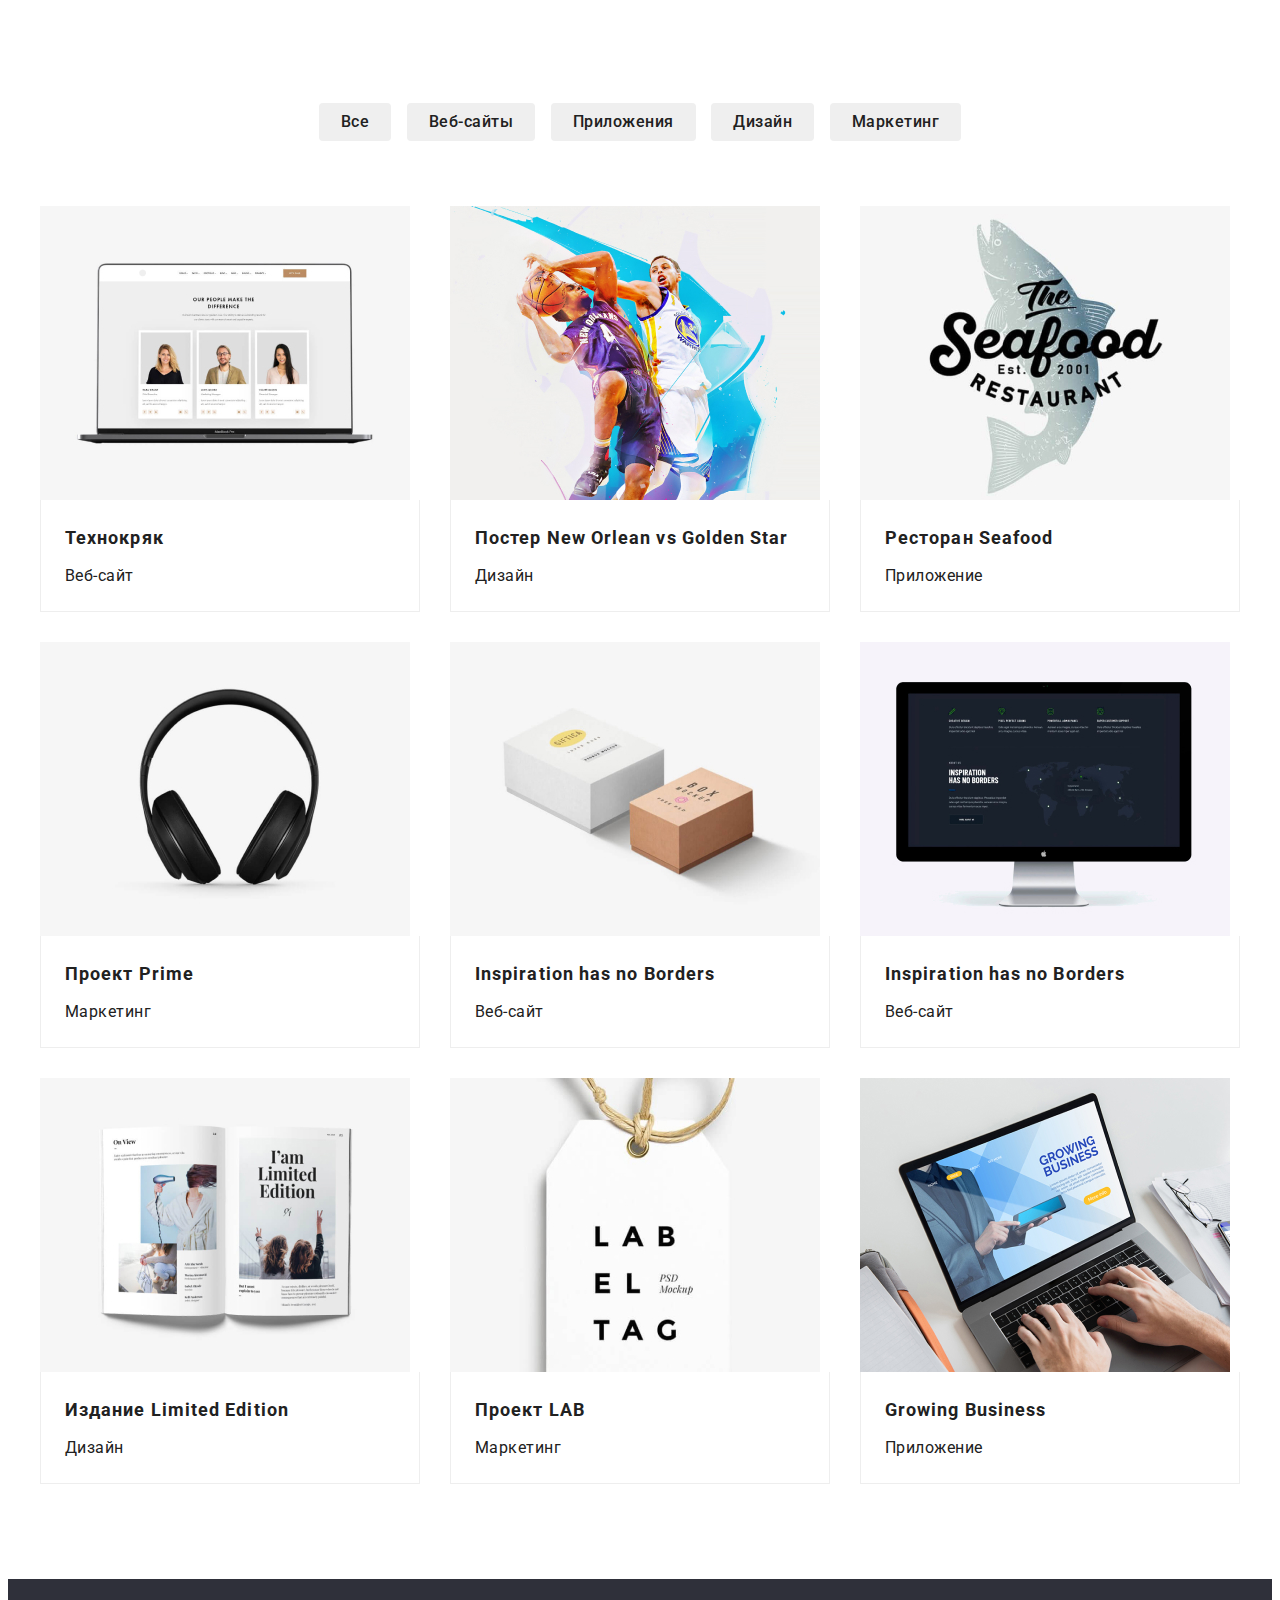
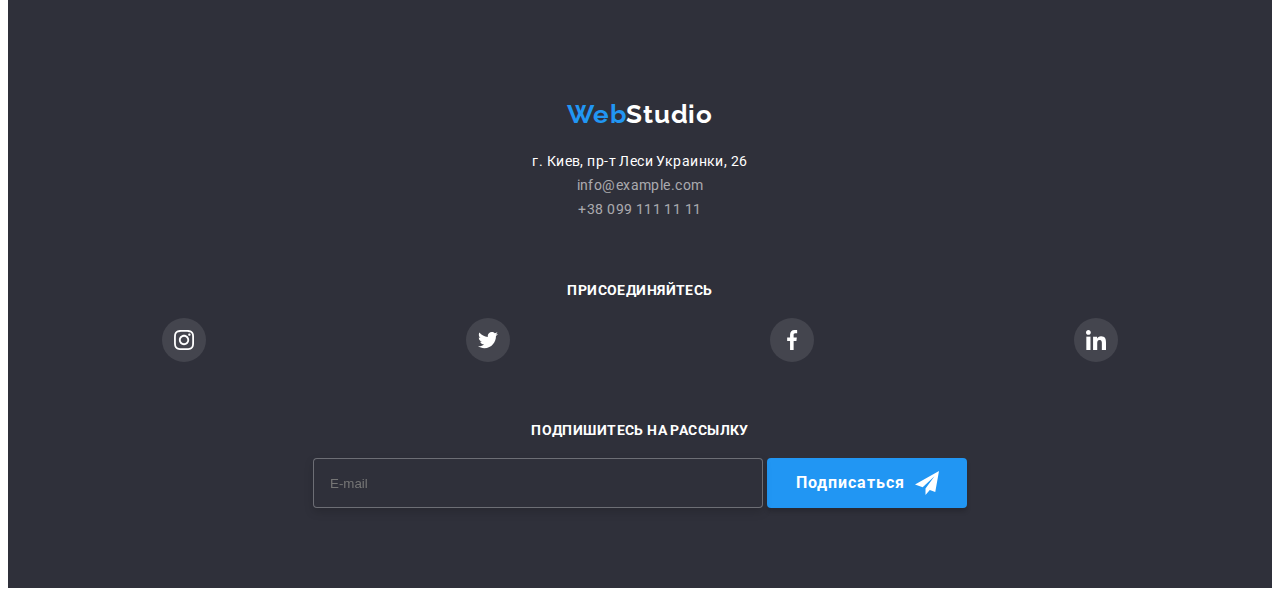
<file: portfolio.html>
<!DOCTYPE html>
<html lang="en">
  <head>
    <meta charset="UTF-8" />
    <meta name="viewport" content="width=device-width, initial-scale=1.0" />
    <title>Portfolio</title>
    <link
      rel="stylesheet"
      href="https://cdnjs.cloudflare.com/ajax/libs/modern-normalize/1.0.0/modern-normalize.min.css"
      integrity="sha512-ISS7cAi1PEhQ8jnbJpJZMd29NlhNj4AWYyLOSp2CE/CsHxTCu+r+t0D2yoJudVrd0/8fTVPUVDzY5Tvli75u/g=="
      crossorigin="anonymous"
    />
    <link rel="preconnect" href="https://fonts.gstatic.com" />
    <link
      href="https://fonts.googleapis.com/css2?family=Raleway:wght@700&family=Roboto:wght@400;500;700;900&display=swap"
      rel="stylesheet"
    />
    <link rel="stylesheet" href="./CSS/portfolio.min.css" />
  </head>
  <body>
    <!-- Шапка сайта -->
    <!-- <header class="header">
      <div class="container">
        <nav class="nav">
          <a href="index.html" class="logo">
            <span class="logo-acent">Web</span>Studio
          </a>

          <ul class="nav-list">
            <li class="nav-list-item">
              <a href="index.html" class="nav-list-link">Студия</a>
            </li>
            <li class="nav-list-item">
              <a href="portfolio.html" class="nav-list-link underline"
                >Портфолио</a
              >
            </li>
            <li class="nav-list-item">
              <a href="#" class="nav-list-link">Контакты</a>
            </li>
          </ul>
        </nav>
        <address class="address">
          <ul class="address-list">
            <li class="address-list-item">
              <a
                href="mailto:info@devstudio.com"
                class="address-list-link address"
              >
                <svg class="adress-list-icon-mail" width="16" height="12">
                  <use href="./images/sprite.svg#icon-mail"></use>
                </svg>
                info@devstudio.com
              </a>
            </li>
            <li class="address-list-item">
              <a href="tel:+380961111111" class="address-list-link address">
                <svg class="adress-list-icon-phone" width="10" height="16">
                  <use href="./images/sprite.svg#icon-phone"></use>
                </svg>
                +38 096 111 11 11
              </a>
            </li>
          </ul>
        </address>
      </div>
    </header> -->

    <!-- MAIN -->
    <main class="portfolio-main">
      <section class="portfolio-list">
        <div class="container">
          <ul class="filter-list">
            <li class="filter-list-item">
              <button type="button" class="filter-button">Все</button>
            </li>
            <li class="filter-list-item">
              <button type="button" class="filter-button">Веб-сайты</button>
            </li>
            <li class="filter-list-item">
              <button type="button" class="filter-button">Приложения</button>
            </li>
            <li class="filter-list-item">
              <button type="button" class="filter-button">Дизайн</button>
            </li>
            <li class="filter-list-item">
              <button type="button" class="filter-button">Маркетинг</button>
            </li>
          </ul>

          <ul class="projects-list">
            <li class="projects-item">
              <a href="" class="project-list-link">
                <div class="projects-list-wrapper">
                  <picture class="project-picture">
                    <source
                      srcset="
                        ./images/portfolio/img11-desktop.jpg    1x,
                        ./images/portfolio/img11-desktop@2x.jpg 2x
                      "
                      media="(min-width: 1200px)"
                    />

                    <source
                      srcset="
                        ./images/portfolio/img11-tablet.jpg    1x,
                        ./images/portfolio/img11-tablet@2x.jpg 2x
                      "
                      portfolio
                      media="(min-width: 768px)"
                    />

                    <source
                      srcset="
                        ./images/portfolio/img11-mobile.jpg    1x,
                        ./images/portfolio/img11-mobile@2х.jpg 2x
                      "
                      media="(min-width: 480px)"
                    />

                    <img
                      src="./images/portfolio/img11-mobile.jpg"
                      alt="Проект технокряк"
                      class="project-img"
                    />
                  </picture>
                  <p class="portfolio-overlay">
                    Технокряк это современная площадка распространения
                    коронавируса. Компании используют эту платформу для
                    цифрового шпионажа и атак на защищённые сервера конкурентов.
                  </p>
                </div>
                <div class="project-section">
                  <h2 class="project-title">Технокряк</h2>
                  <p class="project-description">Веб-сайт</p>
                </div>
              </a>
            </li>
            <li class="projects-item">
              <a href="" class="project-list-link">
                <div class="projects-list-wrapper">
                  <picture class="project-picture">
                    <source
                      srcset="
                        ./images/portfolio/img22-desktop.jpg    1x,
                        ./images/portfolio/img22-desktop@2x.jpg 2x
                      "
                      media="(min-width: 1200px)"
                    />

                    <source
                      srcset="
                        ./images/portfolio/img22-tablet.jpg    1x,
                        ./images/portfolio/img22-tablet@2x.jpg 2x
                      "
                      media="(min-width: 768px)"
                    />

                    <source
                      srcset="
                        ./images/portfolio/img22-mobile.jpg    1x,
                        ./images/portfolio/img22-mobile@2х.jpg 2x
                      "
                      media="(min-width: 480px)"
                    />

                    <img
                      src="./images/portfolio/img22-mobile.jpg"
                      alt="Постер New Orlean vs Golden Star"
                      class="project-img"
                    />
                  </picture>

                  <p class="portfolio-overlay">
                    Технокряк это современная площадка распространения
                    коронавируса. Компании используют эту платформу для
                    цифрового шпионажа и атак на защищённые сервера конкурентов.
                  </p>
                </div>
                <div class="project-section">
                  <h2 class="project-title">
                    Постер New Orlean vs Golden Star
                  </h2>
                  <p class="project-description">Дизайн</p>
                </div>
              </a>
            </li>
            <li class="projects-item">
              <a href="" class="project-list-link">
                <div class="projects-list-wrapper">
                  <picture class="project-picture">
                    <source
                      srcset="
                        ./images/portfolio/img33-desktop.jpg    1x,
                        ./images/portfolio/img33-desktop@2x.jpg 2x
                      "
                      media="(min-width: 1200px)"
                    />

                    <source
                      srcset="
                        ./images/portfolio/img33-tablet.jpg    1x,
                        ./images/portfolio/img33-tablet@2x.jpg 2x
                      "
                      media="(min-width: 768px)"
                    />

                    <source
                      srcset="
                        ./images/portfolio/img33-mobile.jpg    1x,
                        ./images/portfolio/img33-mobile@2х.jpg 2x
                      "
                      media="(min-width: 480px)"
                    />

                    <img
                      src="./images/portfolio/img33-mobile.jpg"
                      alt="Проект"
                      class="project-img"
                    />
                  </picture>

                  <p class="portfolio-overlay">
                    Технокряк это современная площадка распространения
                    коронавируса. Компании используют эту платформу для
                    цифрового шпионажа и атак на защищённые сервера конкурентов.
                  </p>
                </div>
                <div class="project-section">
                  <h2 class="project-title">Ресторан Seafood</h2>
                  <p class="project-description">Приложение</p>
                </div>
              </a>
            </li>
            <li class="projects-item">
              <a href="" class="project-list-link">
                <div class="projects-list-wrapper">
                  <picture class="project-picture">
                    <source
                      srcset="
                        ./images/portfolio/img44-desktop.jpg    1x,
                        ./images/portfolio/img44-desktop@2x.jpg 2x
                      "
                      media="(min-width: 1200px)"
                    />

                    <source
                      srcset="
                        ./images/portfolio/img44-tablet.jpg    1x,
                        ./images/portfolio/img44-tablet@2x.jpg 2x
                      "
                      media="(min-width: 768px)"
                    />

                    <source
                      srcset="
                        ./images/portfolio/img44-mobile.jpg    1x,
                        ./images/portfolio/img44-mobile@2х.jpg 2x
                      "
                      media="(min-width: 480px)"
                    />

                    <img
                      src="./images/portfolio/img44-mobile.jpg"
                      alt="Проект"
                      class="project-img"
                    />
                  </picture>

                  <p class="portfolio-overlay">
                    Технокряк это современная площадка распространения
                    коронавируса. Компании используют эту платформу для
                    цифрового шпионажа и атак на защищённые сервера конкурентов.
                  </p>
                </div>
                <div class="project-section">
                  <h2 class="project-title">Проект Prime</h2>
                  <p class="project-description">Маркетинг</p>
                </div>
              </a>
            </li>
            <li class="projects-item">
              <a href="" class="project-list-link">
                <div class="projects-list-wrapper">
                  <picture class="project-picture">
                    <source
                      srcset="
                        ./images/portfolio/img55-desktop.jpg    1x,
                        ./images/portfolio/img55-desktop@2x.jpg 2x
                      "
                      media="(min-width: 1200px)"
                    />

                    <source
                      srcset="
                        ./images/portfolio/img55-tablet.jpg    1x,
                        ./images/portfolio/img55-tablet@2x.jpg 2x
                      "
                      media="(min-width: 768px)"
                    />

                    <source
                      srcset="
                        ./images/portfolio/img55-mobile.jpg    1x,
                        ./images/portfolio/img55-mobile@2х.jpg 2x
                      "
                      media="(min-width: 480px)"
                    />

                    <img
                      src="./images/portfolio/img55-mobile.jpg"
                      alt="Проект"
                      class="project-img"
                    />
                  </picture>

                  <p class="portfolio-overlay">
                    Технокряк это современная площадка распространения
                    коронавируса. Компании используют эту платформу для
                    цифрового шпионажа и атак на защищённые сервера конкурентов.
                  </p>
                </div>
                <div class="project-section">
                  <h2 class="project-title">Inspiration has no Borders</h2>
                  <p class="project-description">Веб-сайт</p>
                </div>
              </a>
            </li>
            <li class="projects-item">
              <a href="" class="project-list-link">
                <div class="projects-list-wrapper">
                  <picture class="project-picture">
                    <source
                      srcset="
                        ./images/portfolio/img66-desktop.jpg    1x,
                        ./images/portfolio/img66-desktop@2x.jpg 2x
                      "
                      media="(min-width: 1200px)"
                    />

                    <source
                      srcset="
                        ./images/portfolio/img66-tablet.jpg    1x,
                        ./images/portfolio/img66-tablet@2x.jpg 2x
                      "
                      media="(min-width: 768px)"
                    />

                    <source
                      srcset="
                        ./images/portfolio/img66-mobile.jpg    1x,
                        ./images/portfolio/img66-mobile@2х.jpg 2x
                      "
                      media="(min-width: 480px)"
                    />

                    <img
                      src="./images/portfolio/img66-mobile.jpg"
                      alt="Проект"
                      class="project-img"
                    />
                  </picture>

                  <p class="portfolio-overlay">
                    Технокряк это современная площадка распространения
                    коронавируса. Компании используют эту платформу для
                    цифрового шпионажа и атак на защищённые сервера конкурентов.
                  </p>
                </div>
                <div class="project-section">
                  <h2 class="project-title">Inspiration has no Borders</h2>
                  <p class="project-description">Веб-сайт</p>
                </div>
              </a>
            </li>
            <li class="projects-item">
              <a href="" class="project-list-link">
                <div class="projects-list-wrapper">
                  <picture class="project-picture">
                    <source
                      srcset="
                        ./images/portfolio/img77-desktop.jpg    1x,
                        ./images/portfolio/img77-desktop@2x.jpg 2x
                      "
                      media="(min-width: 1200px)"
                    />

                    <source
                      srcset="
                        ./images/portfolio/img77-tablet.jpg    1x,
                        ./images/portfolio/img77-tablet@2x.jpg 2x
                      "
                      media="(min-width: 768px)"
                    />

                    <source
                      srcset="
                        ./images/portfolio/img77-mobile.jpg    1x,
                        ./images/portfolio/img77-mobile@2х.jpg 2x
                      "
                      media="(min-width: 480px)"
                    />

                    <img
                      src="./images/portfolio/img77-mobile.jpg"
                      alt="Проект"
                      class="project-img"
                    />
                  </picture>

                  <p class="portfolio-overlay">
                    Технокряк это современная площадка распространения
                    коронавируса. Компании используют эту платформу для
                    цифрового шпионажа и атак на защищённые сервера конкурентов.
                  </p>
                </div>
                <div class="project-section">
                  <h2 class="project-title">Издание Limited Edition</h2>
                  <p class="project-description">Дизайн</p>
                </div>
              </a>
            </li>
            <li class="projects-item">
              <a href="" class="project-list-link">
                <div class="projects-list-wrapper">
                  <picture class="project-picture">
                    <source
                      srcset="
                        ./images/portfolio/img88-desktop.jpg    1x,
                        ./images/portfolio/img88-desktop@2x.jpg 2x
                      "
                      media="(min-width: 1200px)"
                    />

                    <source
                      srcset="
                        ./images/portfolio/img88-tablet.jpg    1x,
                        ./images/portfolio/img88-tablet@2x.jpg 2x
                      "
                      media="(min-width: 768px)"
                    />

                    <source
                      srcset="
                        ./images/portfolio/img88-mobile.jpg    1x,
                        ./images/portfolio/img88-mobile@2х.jpg 2x
                      "
                      media="(min-width: 480px)"
                    />

                    <img
                      src="./images/portfolio/img88-mobile.jpg"
                      alt="Проект"
                      class="project-img"
                    />
                  </picture>

                  <p class="portfolio-overlay">
                    Технокряк это современная площадка распространения
                    коронавируса. Компании используют эту платформу для
                    цифрового шпионажа и атак на защищённые сервера конкурентов.
                  </p>
                </div>
                <div class="project-section">
                  <h2 class="project-title">Проект LAB</h2>
                  <p class="project-description">Маркетинг</p>
                </div>
              </a>
            </li>
            <li class="projects-item">
              <a href="" class="project-list-link">
                <div class="projects-list-wrapper">
                  <picture class="project-picture">
                    <source
                      srcset="
                        ./images/portfolio/img99-desktop.jpg    1x,
                        ./images/portfolio/img99-desktop@2x.jpg 2x
                      "
                      media="(min-width: 1200px)"
                    />

                    <source
                      srcset="
                        ./images/portfolio/img99-tablet.jpg    1x,
                        ./images/portfolio/img99-tablet@2x.jpg 2x
                      "
                      media="(min-width: 768px)"
                    />

                    <source
                      srcset="
                        ./images/portfolio/img99-mobile.jpg    1x,
                        ./images/portfolio/img99-mobile@2х.jpg 2x
                      "
                      media="(min-width: 480px)"
                    />

                    <img
                      src="./images/portfolio/img99-mobile.jpg"
                      alt="Проект"
                      class="project-img"
                    />
                  </picture>

                  <p class="portfolio-overlay">
                    Технокряк это современная площадка распространения
                    коронавируса. Компании используют эту платформу для
                    цифрового шпионажа и атак на защищённые сервера конкурентов.
                  </p>
                </div>
                <div class="project-section">
                  <h2 class="project-title">Growing Business</h2>
                  <p class="project-description">Приложение</p>
                </div>
              </a>
            </li>
          </ul>
        </div>
      </section>
    </main>

    <!-- Футер -->
    <footer class="footer dark-theme">
      <div class="container">
        <ul class="footer-list">
          <li class="footer-list-item">
            <p class="footer logo"><span class="logo-acent">Web</span>Studio</p>
            <address class="footer-adr">
              <ul class="footer-adr-list">
                <li class="footer-adr-list-item list">
                  <a
                    href="https://goo.gl/maps/DtpX5w2fXkYRpDgQA"
                    class="footer-adr-list-item-link-map link"
                  >
                    г. Киев, пр-т Леси Украинки, 26
                  </a>
                </li>
                <li class="footer-adr-list-item list">
                  <a
                    href="mailto:info@example.com"
                    class="footer-adr-list-item-link link"
                    >info@example.com
                  </a>
                </li>
                <li class="footer-adr-list-item">
                  <a
                    href="tel:+380991111111"
                    class="footer-adr-list-item-link link"
                    >+38 099 111 11 11</a
                  >
                </li>
              </ul>
            </address>
          </li>
          <li class="footer-list-item">
            <p class="follow-us">ПРИСОЕДИНЯЙТЕСЬ</p>
            <ul class="social-list">
              <li class="social-list-item">
                <a href="" class="social-link">
                  <svg class="social-link-icon">
                    <use href="./images/sprite.svg#icon-instagram"></use>
                  </svg>
                </a>
              </li>
              <li class="social-list-item">
                <a href="" class="social-link">
                  <svg class="social-link-icon">
                    <use href="./images/sprite.svg#icon-twitter"></use>
                  </svg>
                </a>
              </li>
              <li class="social-list-item">
                <a href="" class="social-link">
                  <svg class="social-link-icon">
                    <use href="./images/sprite.svg#icon-facebook"></use>
                  </svg>
                </a>
              </li>
              <li class="social-list-item">
                <a href="" class="social-link">
                  <svg class="social-link-icon">
                    <use href="./images/sprite.svg#icon-linkedin"></use>
                  </svg>
                </a>
              </li>
            </ul>
          </li>
          <li class="footer-list-item">
            <span class="footer-subscription">Подпишитесь на рассылку</span>
            <form action="#" class="footer-email-form">
              <input
                type="email"
                name="email"
                id="e-mail"
                class="footer-input-email"
                placeholder="E-mail"
              />

              <button type="submit" class="button">
                Подписаться
                <svg class="footer-icon-send-svg" width="24" height="24">
                  <use href="./images/sprite.svg#icon-send"></use>
                </svg>
              </button>
            </form>
          </li>
        </ul>
      </div>
    </footer>
  </body>
</html>
</file>
<file: CSS/portfolio.min.css>
:root{--primary-text-color: #757575;--title-text-color: #212121;--acent-color: #2196f3;--white-color: #ffffff;--header-border-color: #ececec;--primary-background-color: #ffffff;--secondary-background-color: #f5f4fa;--social-link-icon-color: #afb1b8;--dark-color: #2f303a;--cube: cubic-bezier(0.4, 0, 0.2, 1)}a{text-decoration:none}h1,h2,h3,h4,h5,h6{margin:0}p{margin:0}ul,ol{margin:0;padding:0;list-style-type:none}img{display:block}body{background-color:var(--primary-background-color)}.container{width:100%;padding:0 15px}@media screen and (min-width: 480px){.container{max-width:480px;padding:0 15px;margin:0 auto}}@media screen and (min-width: 768px){.container{max-width:768px;padding:0 15px;margin:0 auto}}@media screen and (min-width: 1200px){.container{max-width:1200px;padding:0 15px;margin:0 auto}}.button{min-width:200px;height:50px;border-width:0;-webkit-box-shadow:0px 4px 4px rgba(0,0,0,0.15);box-shadow:0px 4px 4px rgba(0,0,0,0.15);border-radius:4px;font-family:'Roboto', sans-serif;font-weight:700;font-size:16px;line-height:1.875;-webkit-box-align:center;-ms-flex-align:center;align-items:center;letter-spacing:0.06em;color:var(--white-color);background-color:var(--acent-color);cursor:pointer}.portfolio-list{padding:60px 0}@media screen and (min-width: 1200px){.portfolio-list{padding:95px 0}}.filter-list{display:-webkit-box;display:-ms-flexbox;display:flex;-ms-flex-wrap:wrap;flex-wrap:wrap;padding-bottom:40px}@media screen and (min-width: 768px){.filter-list{padding-bottom:30px;padding-left:63px;padding-right:63px;-webkit-box-pack:justify;-ms-flex-pack:justify;justify-content:space-between;-ms-flex-wrap:nowrap;flex-wrap:nowrap}}@media screen and (min-width: 1200px){.filter-list{padding-bottom:50px;padding-left:279px;padding-right:279px;-ms-flex-wrap:nowrap;flex-wrap:nowrap}}.filter-list-item:nth-child(-n+3){margin-bottom:15px}@media screen and (min-width: 480px) and (max-width: 767px){.filter-list-item:nth-child(-n+3){margin-bottom:15px}}.filter-list-item:not(:last-child){margin-right:8px}.filter-button{padding:6px 22px;border-radius:4px;border:0;font-family:'Roboto', sans-serif;font-weight:500;font-size:16px;line-height:1.625;text-align:center;letter-spacing:0.03em;color:var(--title-text-color);-webkit-transition:background-color 250ms var(--cube);transition:background-color 250ms var(--cube)}.filter-button:focus,.filter-button:hover{color:var(--white-color);background-color:var(--acent-color);-webkit-box-shadow:0px 3px 1px rgba(0,0,0,0.1),0px 1px 2px rgba(0,0,0,0.08),0px 2px 2px rgba(0,0,0,0.12);box-shadow:0px 3px 1px rgba(0,0,0,0.1),0px 1px 2px rgba(0,0,0,0.08),0px 2px 2px rgba(0,0,0,0.12)}.social-list{display:-webkit-box;display:-ms-flexbox;display:flex;-webkit-box-pack:justify;-ms-flex-pack:justify;justify-content:space-between;padding:0 122px}@media screen and (min-width: 768px) and (max-width: 1200px){.social-list{padding:0 74px}}@media screen and (min-width: 1200px){.social-list{padding:0 32px}}.social-link{display:-webkit-box;display:-ms-flexbox;display:flex;-webkit-box-pack:center;-ms-flex-pack:center;justify-content:center;-webkit-box-align:center;-ms-flex-align:center;align-items:center;width:44px;height:44px;border-radius:50%;-webkit-transition:background-color 250ms var(--cube);transition:background-color 250ms var(--cube)}.social-link:hover,.social-link:focus{background-color:var(--acent-color)}.social-link-icon{fill:var(--social-link-icon-color);height:20px;width:20px;-webkit-transition:fill 250ms var(--cube);transition:fill 250ms var(--cube)}.social-link:hover .social-link-icon,.social-link:focus .social-link-icon{fill:var(--white-color)}.logo{display:block;font-family:'Raleway', sans-serif;font-weight:700;font-size:24px;line-height:1.167;letter-spacing:0.03em}@media screen and (min-width: 1200px){.logo{font-size:26px;line-height:1.192}}.logo-acent{color:#2196f3}.header{border-bottom:1px solid var(--header-border-color);position:relative}.header .nav{display:-webkit-box;display:-ms-flexbox;display:flex;-webkit-box-align:center;-ms-flex-align:center;align-items:center;-webkit-box-pack:justify;-ms-flex-pack:justify;justify-content:space-between;min-height:60px}.header .logo{color:black}.menu-button{display:-webkit-inline-box;display:-ms-inline-flexbox;display:inline-flex;border:none;background-color:transparent;padding:0;margin:0}@media screen and (min-width: 768px){.menu-button{display:none}}.menu-button .icon-cross{display:none}.menu-button.is-open .icon-cross{display:block}.menu-button.is-open .icon-menu{display:none}.menu-button:hover,.menu-button:focus{fill:var(--acent-color)}.mobile-menu-container{background-color:white;-webkit-box-shadow:0px 4px 8px rgba(0,0,0,0.04),0px 2px 4px rgba(0,0,0,0.08),0px 1px 3px rgba(0,0,0,0.16);box-shadow:0px 4px 8px rgba(0,0,0,0.04),0px 2px 4px rgba(0,0,0,0.08),0px 1px 3px rgba(0,0,0,0.16);padding:60px 0;text-align:center}.mobile-menu-container.is-open{display:block}@media screen and (max-width: 767px){.mobile-menu-container{display:none;position:absolute;top:100%;left:0;width:100%}}@media screen and (min-width: 768px){.mobile-menu-container{display:-webkit-box;display:-ms-flexbox;display:flex}}.nav-list-item:not(:last-child){padding-bottom:40px}@media (max-width: 767px){.nav-list-link{margin-bottom:8px}}.nav-list-link{font-family:'Roboto', sans-serif;font-style:normal;font-weight:500;font-size:18px;line-height:1.167;letter-spacing:0.02em;color:var(--title-text-color);-webkit-transition:color 250ms var(--cube);transition:color 250ms var(--cube)}.address{display:inline-block}.address-list{margin-top:60px}.address-list-item:not(:last-child){padding-bottom:16px}.address-list-link{display:-webkit-box;display:-ms-flexbox;display:flex;-webkit-box-align:center;-ms-flex-align:center;align-items:center;font-family:'Roboto', sans-serif;font-style:normal;font-weight:500;font-size:18px;line-height:1.167;letter-spacing:0.02em;color:var(--primary-text-color);-webkit-transition:color 250ms var(--cube);transition:color 250ms var(--cube)}.adress-list-icon-mail,.adress-list-icon-phone{margin-right:10px;fill:var(--primary-text-color);-webkit-transition:fill 250ms var(--cube);transition:fill 250ms var(--cube)}.address-list-link:hover .adress-list-icon-mail,.address-list-link:hover .adress-list-icon-phone,.address-list-link:focus .adress-list-icon-mail,.address-list-link:focus .adress-list-icon-phone{fill:var(--acent-color)}.nav-list-link:hover,.nav-list-link:focus,.address-list-link:hover,.address-list-link:focus{color:var(--acent-color)}.underline{position:relative}.underline::after{content:'';position:absolute;display:block;left:0;bottom:-12px;width:100%;border:4px solid #2196f3;border-radius:2px}@media screen and (min-width: 768px) and (max-width: 1199px){.projects-list{display:-webkit-box;display:-ms-flexbox;display:flex;-ms-flex-wrap:wrap;flex-wrap:wrap;margin:-15px}.projects-item{width:calc((100% - 2 * 30px) / 2);margin:15px}}@media screen and (min-width: 1200px){.projects-list{display:-webkit-box;display:-ms-flexbox;display:flex;-ms-flex-wrap:wrap;flex-wrap:wrap;margin:-15px}.projects-item{width:calc((100% - 3 * 30px) / 3);margin:15px}}@media screen and (min-width: 480px) and (max-width: 767px){.projects-item{margin-bottom:30px}}.project-section{padding:20px 24px;border:solid #eeeeee;border-top-width:0;border-left-width:1px;border-right-width:1px;border-bottom-width:1px;-webkit-box-sizing:border-box;box-sizing:border-box}.project-title{margin-bottom:5px;font-family:'Roboto', sans-serif;font-weight:700;font-size:18px;line-height:2;letter-spacing:0.06em;color:var(--title-text-color)}.project-description{font-family:'Roboto', sans-serif;font-weight:400;font-size:16px;line-height:1.875;letter-spacing:0.03em;color:var(--title-text-color)}.project-list-link{display:block;-webkit-transition:-webkit-box-shadow 250ms var(--cube);transition:-webkit-box-shadow 250ms var(--cube);transition:box-shadow 250ms var(--cube);transition:box-shadow 250ms var(--cube), -webkit-box-shadow 250ms var(--cube)}.project-list-link:hover,.project-list-link:focus{-webkit-box-shadow:0px 4px 4px rgba(0,0,0,0.25);box-shadow:0px 4px 4px rgba(0,0,0,0.25)}.projects-list-wrapper{position:relative;overflow:hidden;display:-webkit-box;display:-ms-flexbox;display:flex;-webkit-box-align:center;-ms-flex-align:center;align-items:center}.portfolio-overlay{position:absolute;top:0;left:0;width:100%;height:100%;padding:63px 24px;font-family:'Roboto', sans-serif;font-weight:400;font-size:18px;line-height:1.556;letter-spacing:0.03em;color:var(--white-color);background-color:rgba(33,150,243,0.9);-webkit-transition:-webkit-transform 250ms linear;transition:-webkit-transform 250ms linear;transition:transform 250ms linear;transition:transform 250ms linear, -webkit-transform 250ms linear;-webkit-transform:translateY(100%);transform:translateY(100%)}.project-list-link:hover .portfolio-overlay,.project-list-link:focus .portfolio-overlay{-webkit-transform:translateY(0);transform:translateY(0)}.footer{padding:60px 0px;background-color:var(--dark-color);text-align:center}.footer-list-item:not(:last-child){margin-bottom:60px}.footer .logo{padding-bottom:20px;font-family:'Raleway', sans-serif;font-weight:700;font-size:26px;line-height:1.192;letter-spacing:0.03em;color:var(--white-color)}.footer-adr-list-item-link-map{font-family:'Roboto', sans-serif;font-style:normal;font-weight:normal;font-size:14px;line-height:1.714;letter-spacing:0.03em;color:#fff}.footer-adr-list-item-link{font-family:'Roboto', sans-serif;font-style:normal;font-weight:400;font-size:14px;line-height:1.714;letter-spacing:0.03em;color:rgba(255,255,255,0.6)}.follow-us{font-family:'Roboto', sans-serif;font-style:normal;font-weight:700;font-size:14px;line-height:1.143;letter-spacing:0.03em;text-transform:uppercase;color:var(--white-color);margin-bottom:20px}.footer .social-list{padding:0 122px}.footer .social-link-icon{fill:var(--white-color)}.footer .social-link{background-color:rgba(255,255,255,0.1);-webkit-transition:background-color 250ms var(--cube);transition:background-color 250ms var(--cube)}.footer .social-link:hover,.footer .social-link:focus{background-color:var(--acent-color)}.footer-subscription{display:block;font-family:'Roboto', sans-serif;font-weight:700;font-size:14px;line-height:1.143;letter-spacing:0.03em;text-transform:uppercase;color:var(--white-color);margin-bottom:20px}.footer-input-email{width:450px;height:50px;padding:15px 16px;border:1px solid rgba(255,255,255,0.3);-webkit-box-sizing:border-box;box-sizing:border-box;-webkit-filter:drop-shadow(0px 4px 4px rgba(0,0,0,0.15));filter:drop-shadow(0px 4px 4px rgba(0,0,0,0.15));border-radius:4px;background-color:var(--dark-color);margin-bottom:20px}.footer .button{display:-webkit-inline-box;display:-ms-inline-flexbox;display:inline-flex;width:200px;height:50px;padding-top:10px;padding-right:28px;padding-bottom:10px;padding-left:29px;background:var(--acent-color);border-color:var(--acent-color);color:var(--white-color);-webkit-box-shadow:0px 4px 4px rgba(0,0,0,0.15);box-shadow:0px 4px 4px rgba(0,0,0,0.15);border-radius:4px;border:0;cursor:pointer}.footer-icon-send-svg{fill:var(--white-color);margin-left:10px}
/*# sourceMappingURL=portfolio.min.css.map */
</file>
